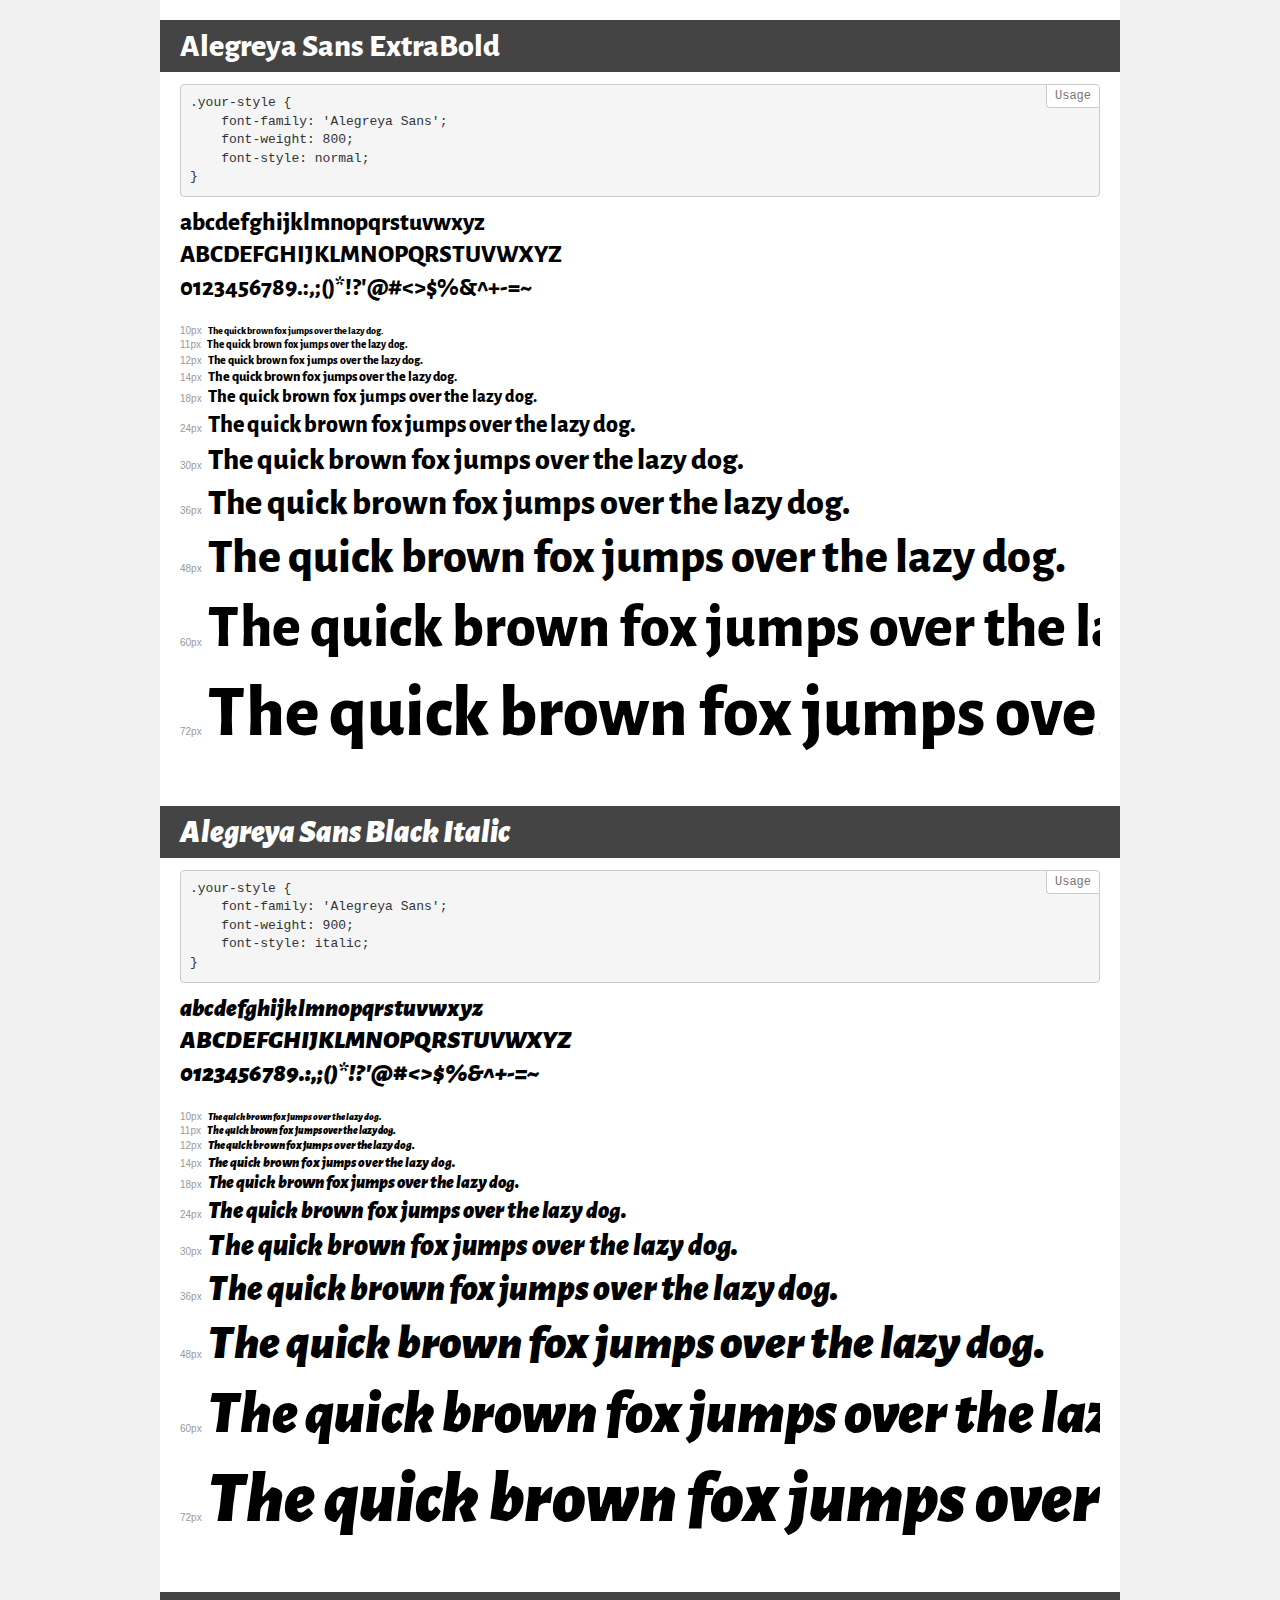
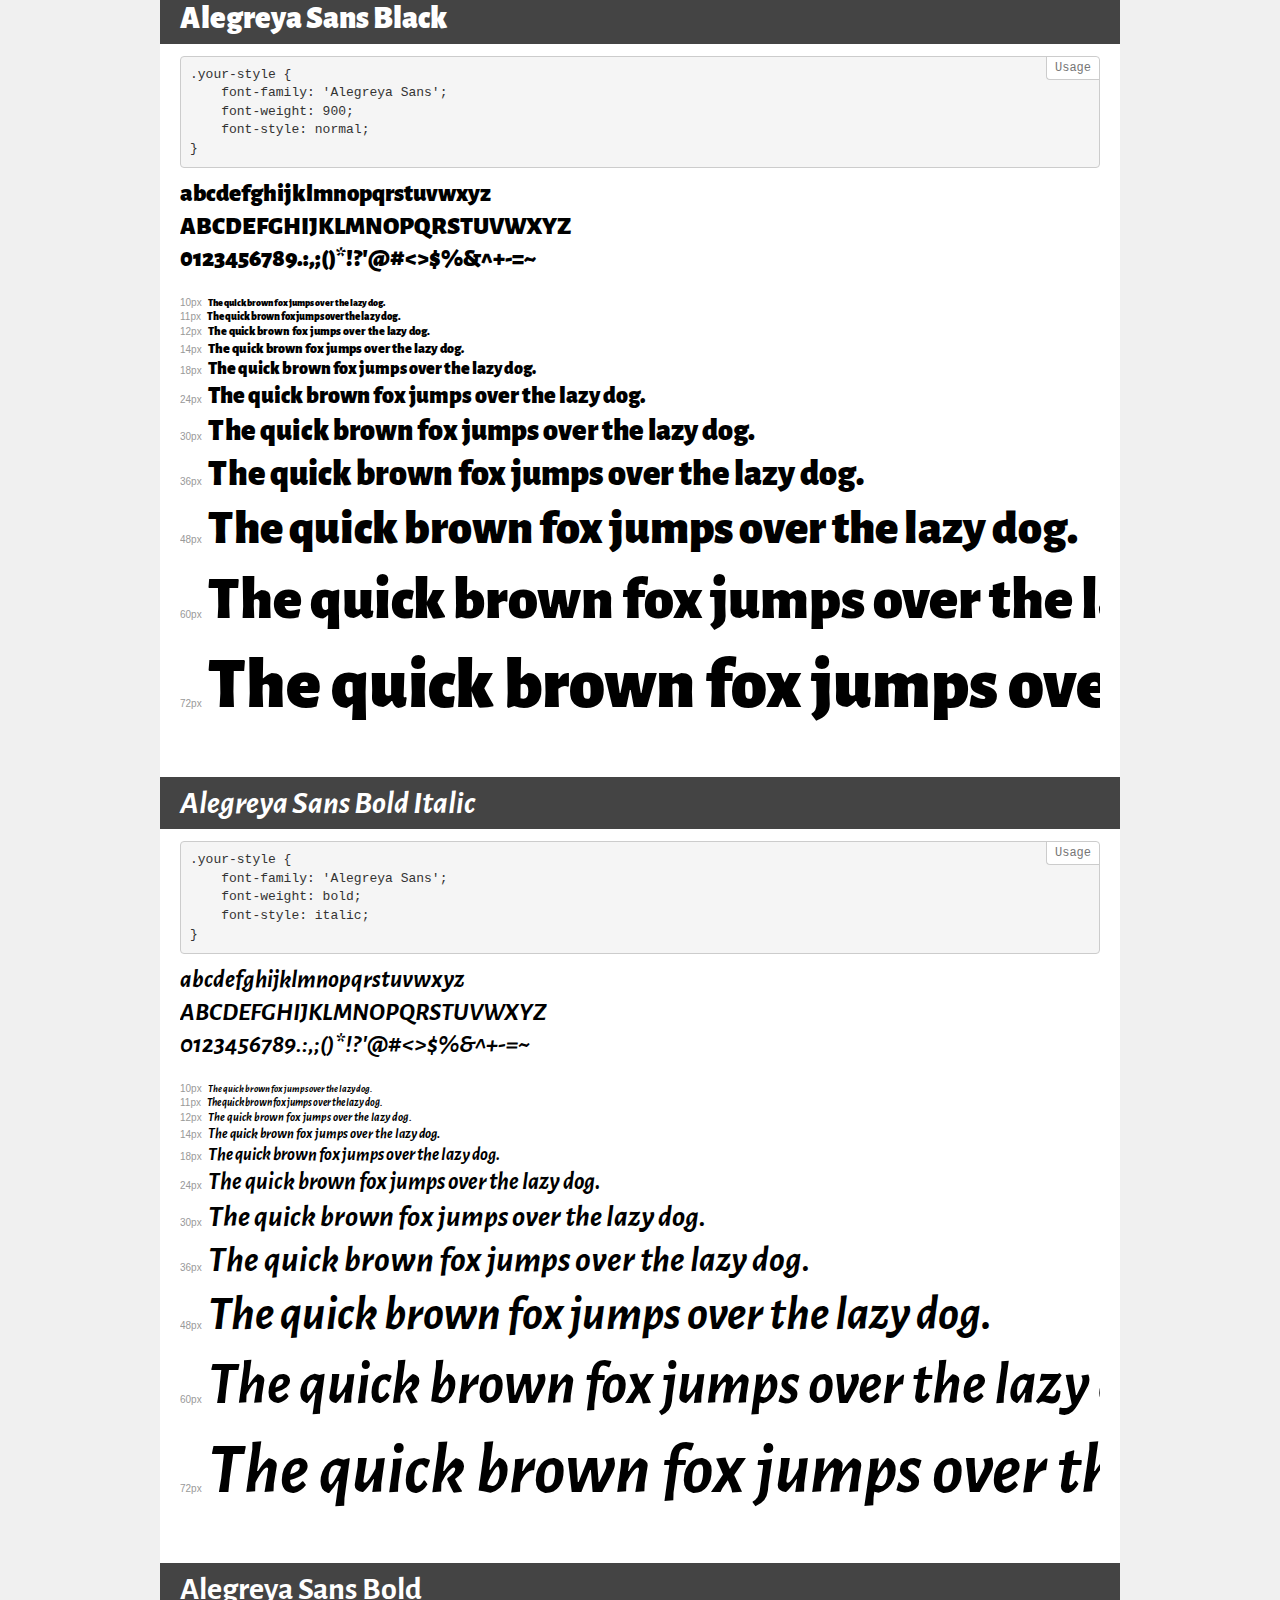
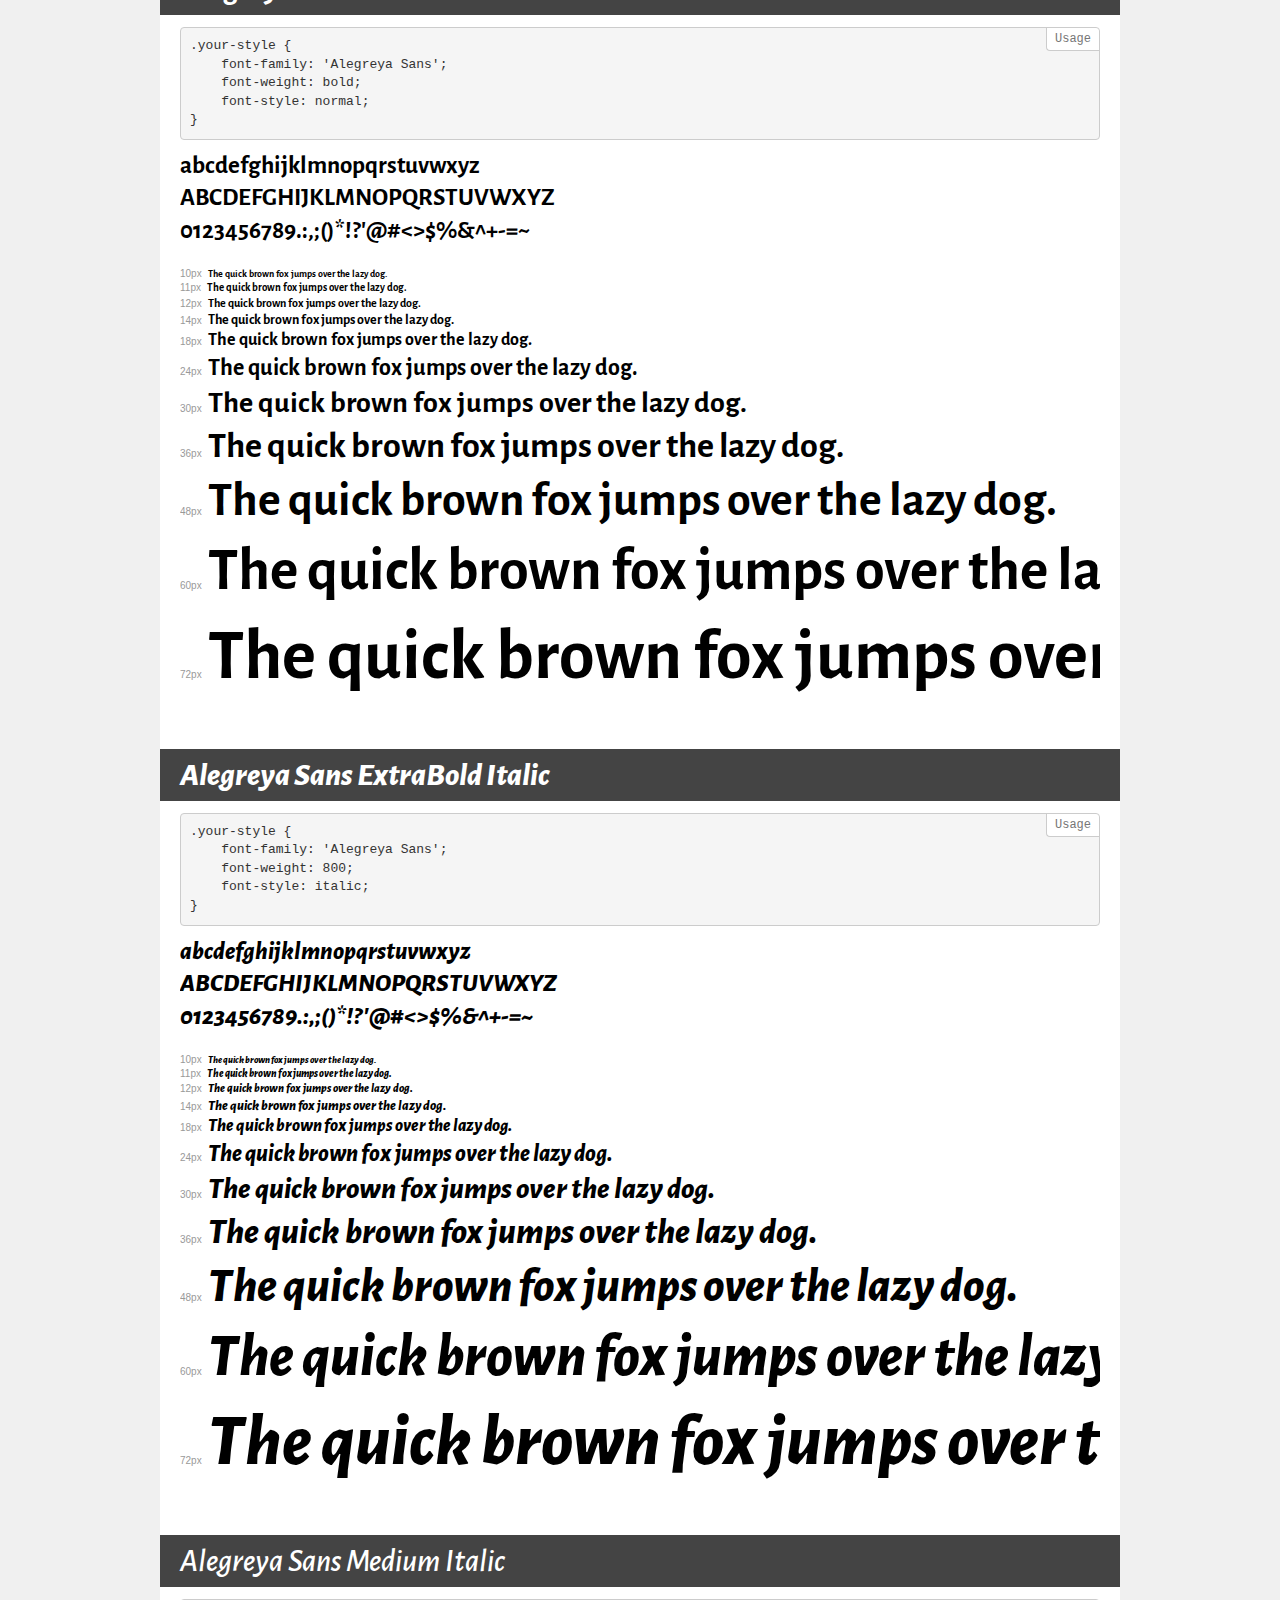
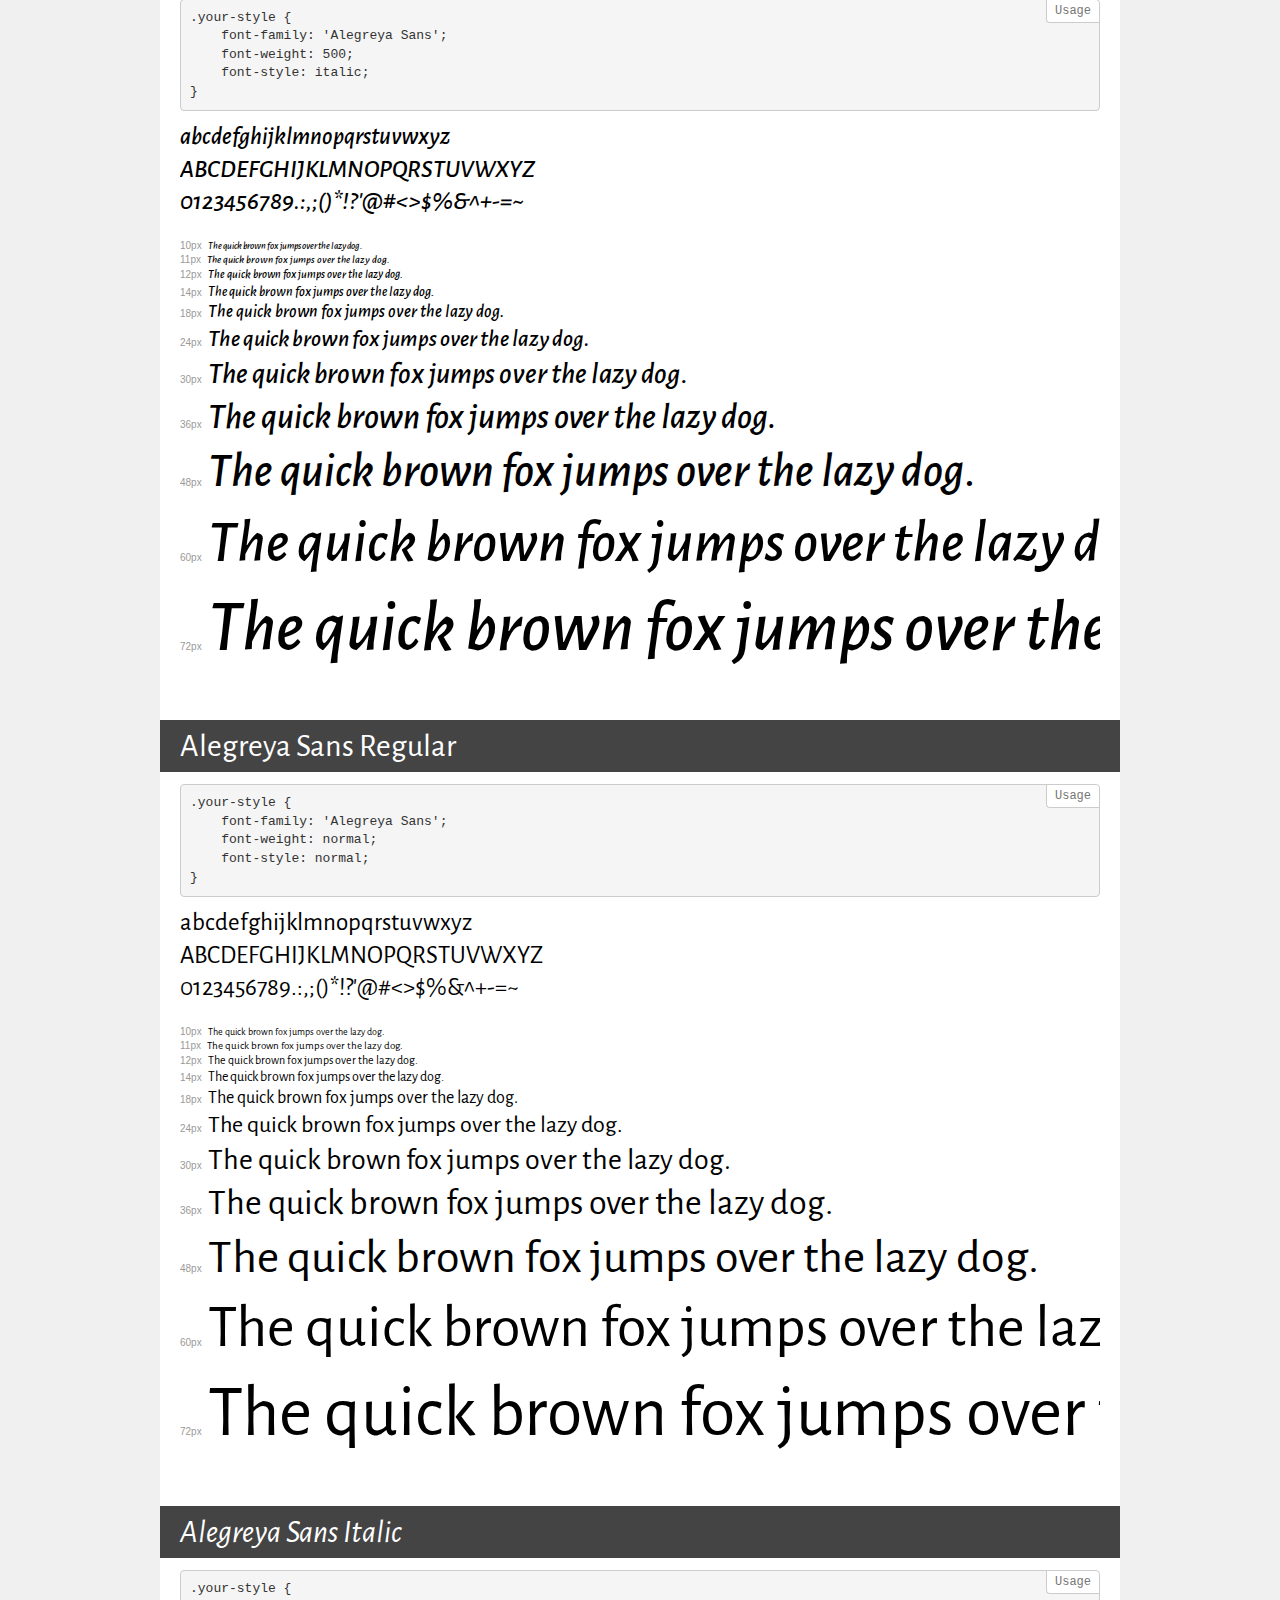
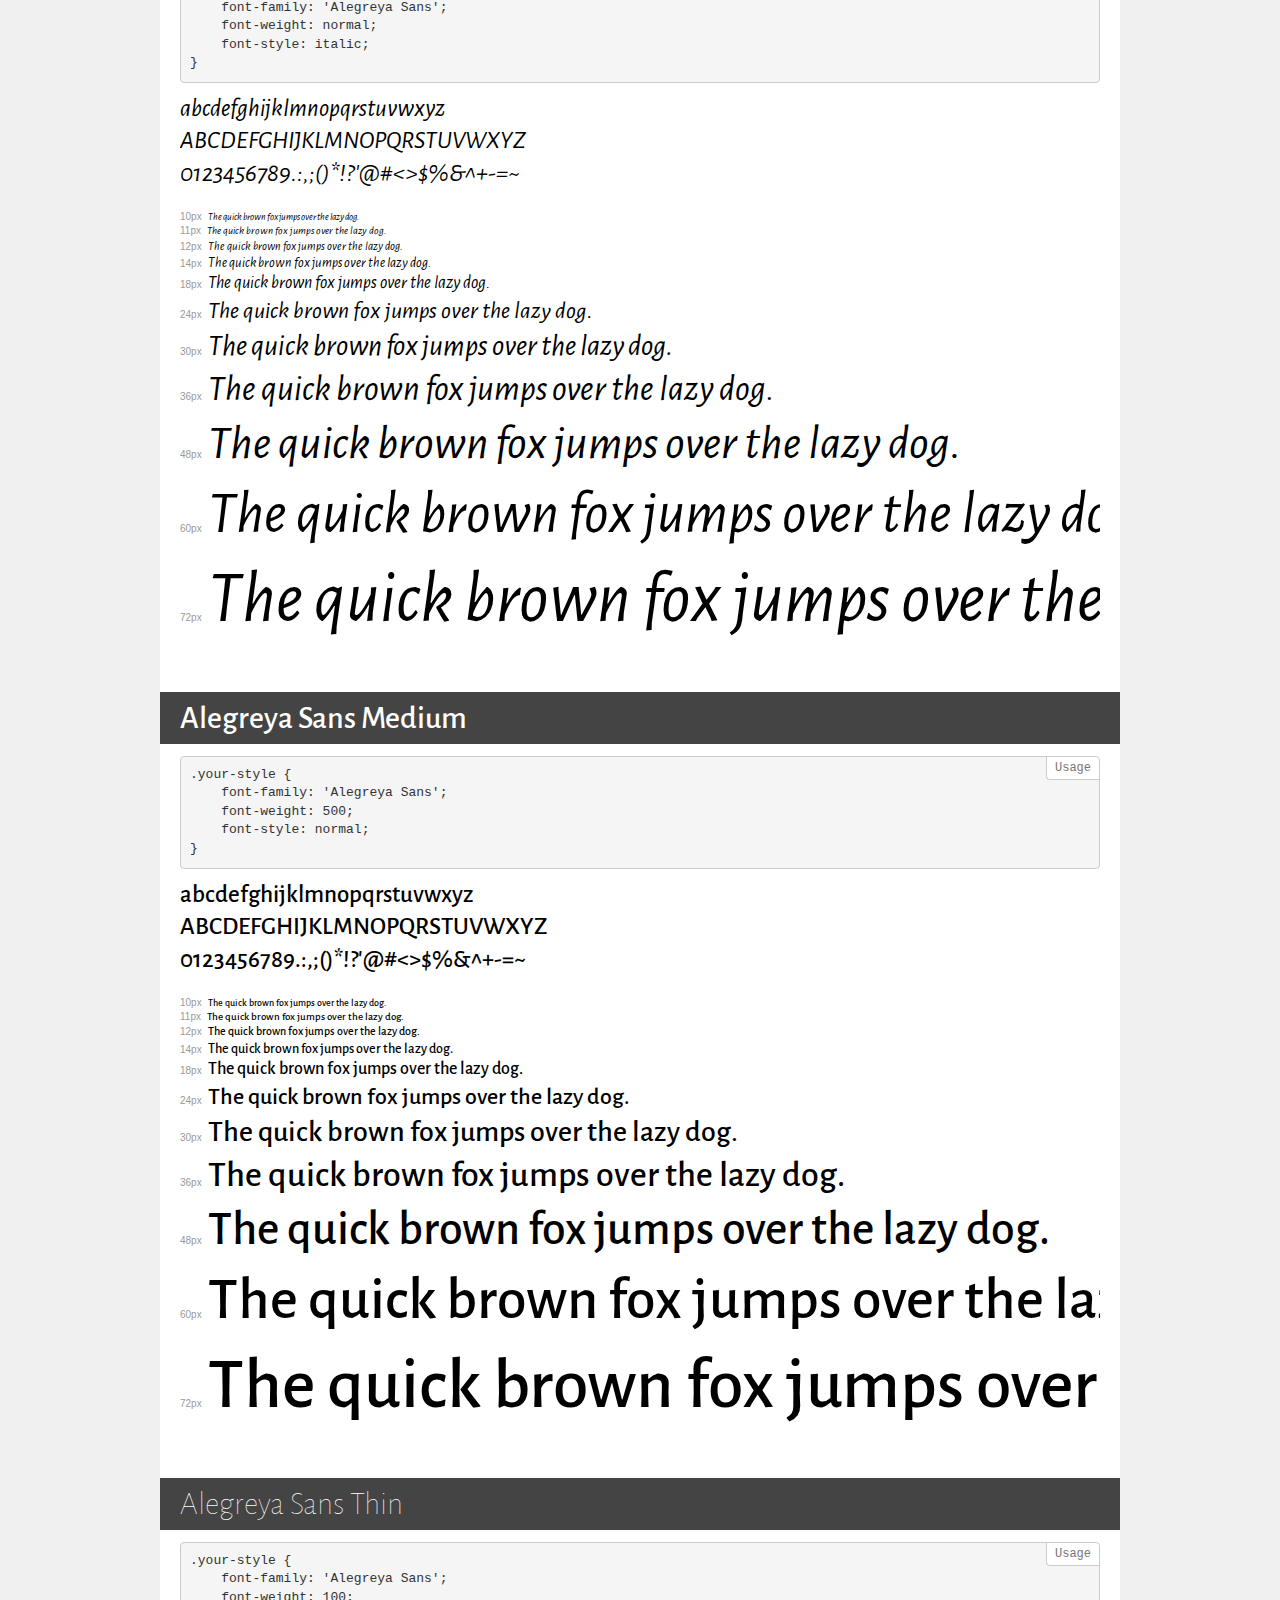
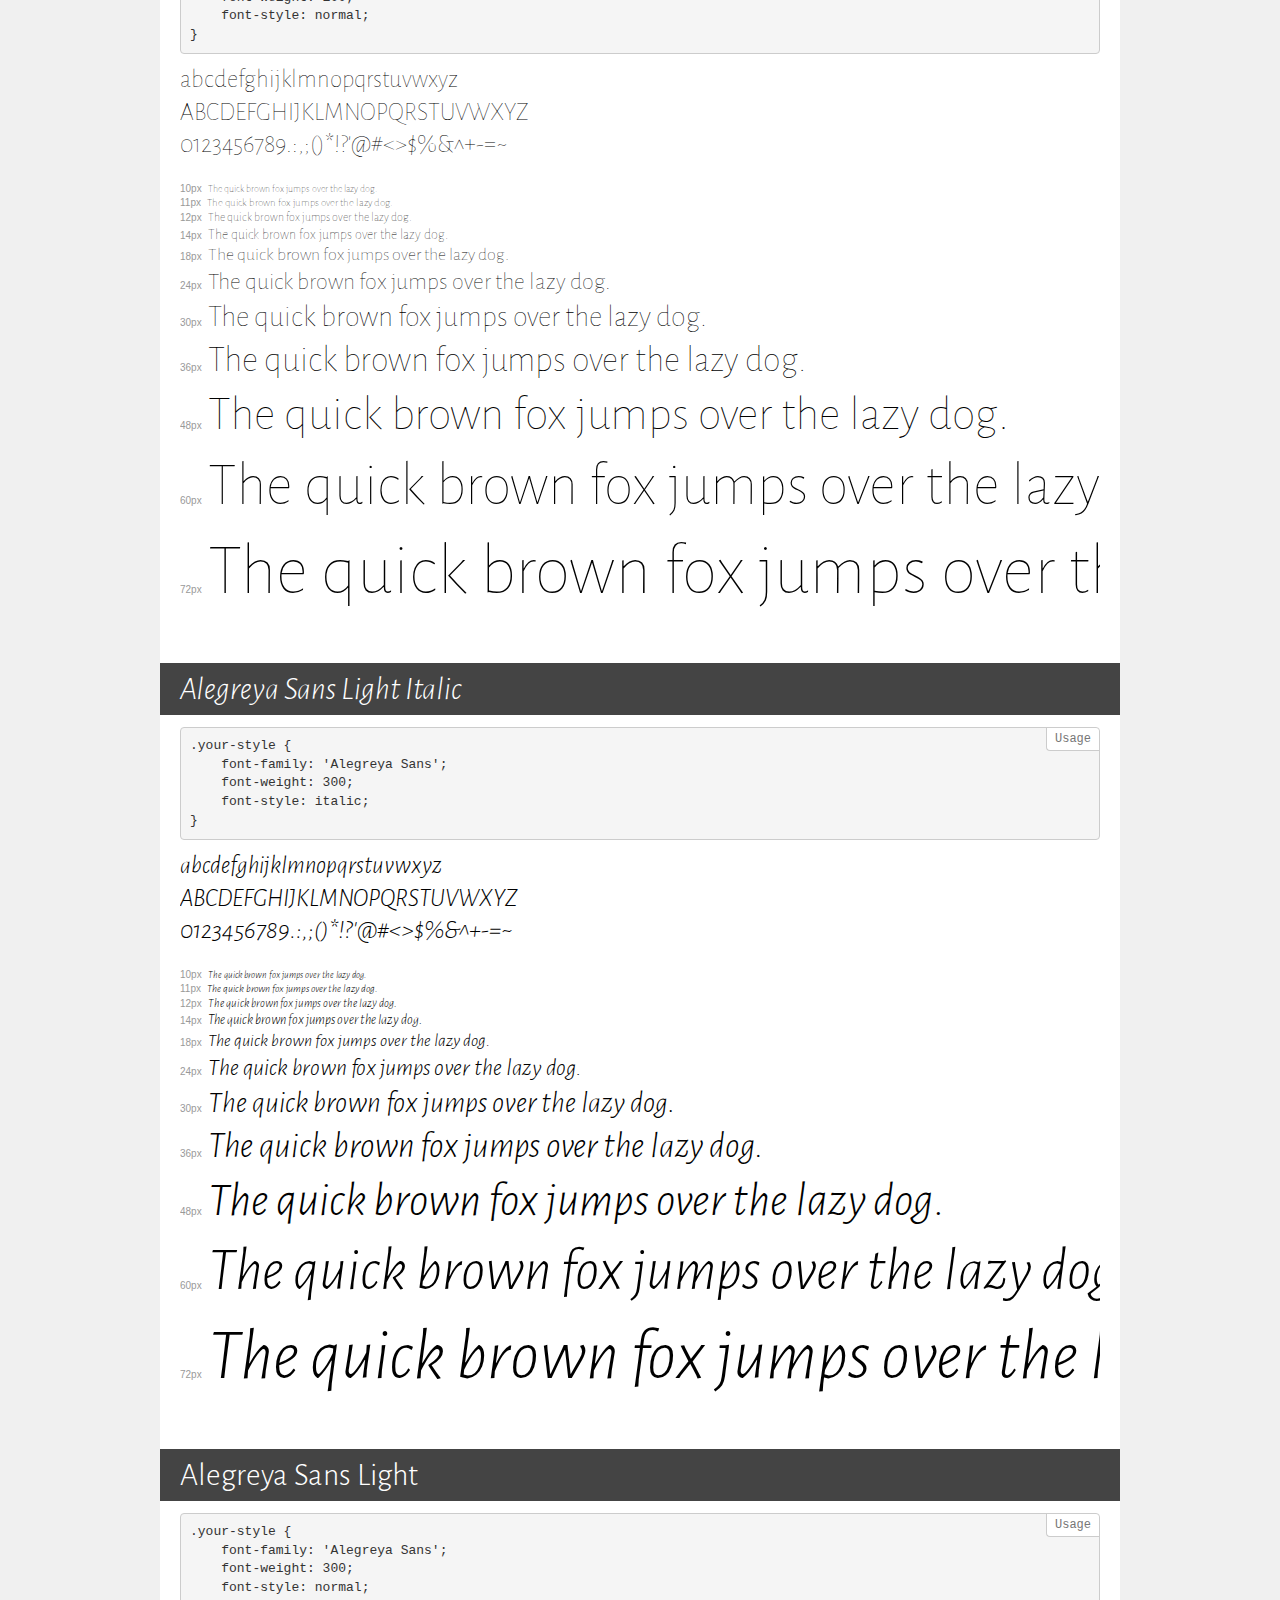
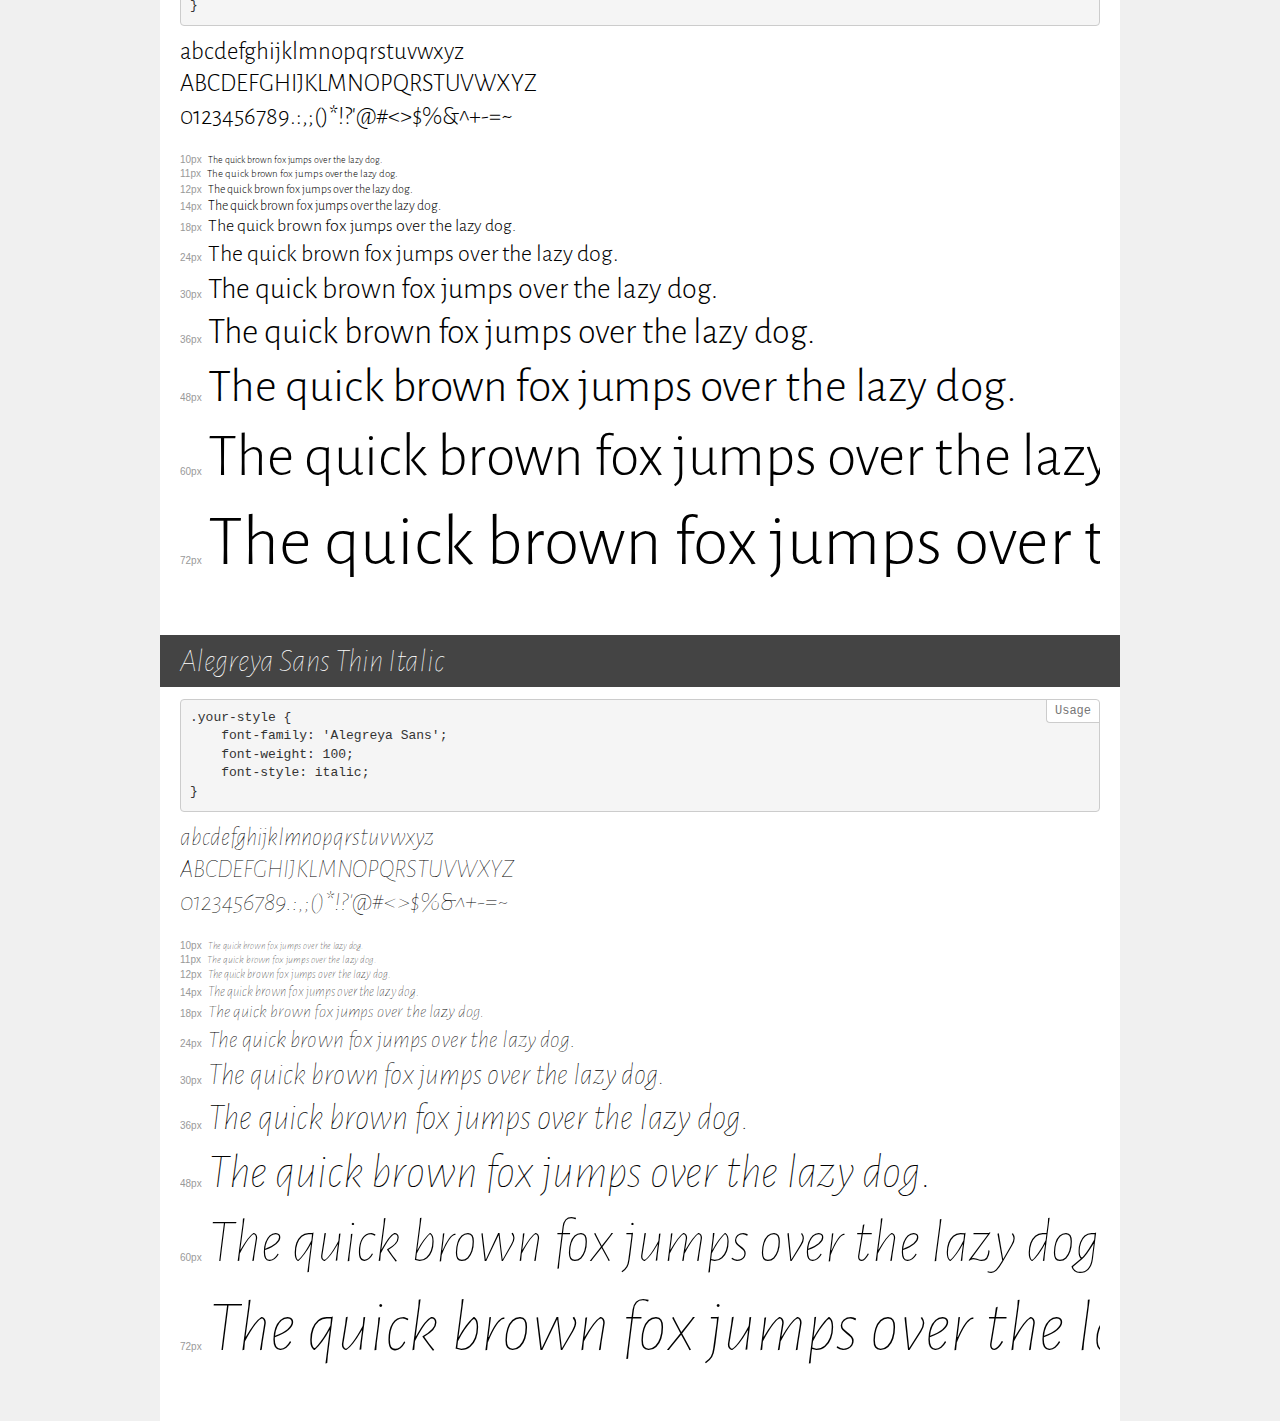
<file: fonts/demo.html>
<!DOCTYPE html>
<html lang="en">
<head>
    <meta charset="utf-8">
    <meta http-equiv="X-UA-Compatible" content="IE=edge">
    <meta name="viewport" content="width=device-width, initial-scale=1">
    <meta name="robots" content="noindex, noarchive">
    <meta name="format-detection" content="telephone=no">
    <title>Transfonter demo</title>
    <link href="stylesheet.css" rel="stylesheet">
    <style>
        /*
        http://meyerweb.com/eric/tools/css/reset/
        v2.0 | 20110126
        License: none (public domain)
        */
        html, body, div, span, applet, object, iframe,
        h1, h2, h3, h4, h5, h6, p, blockquote, pre,
        a, abbr, acronym, address, big, cite, code,
        del, dfn, em, img, ins, kbd, q, s, samp,
        small, strike, strong, sub, sup, tt, var,
        b, u, i, center,
        dl, dt, dd, ol, ul, li,
        fieldset, form, label, legend,
        table, caption, tbody, tfoot, thead, tr, th, td,
        article, aside, canvas, details, embed,
        figure, figcaption, footer, header, hgroup,
        menu, nav, output, ruby, section, summary,
        time, mark, audio, video {
            margin: 0;
            padding: 0;
            border: 0;
            font-size: 100%;
            font: inherit;
            vertical-align: baseline;
        }
        /* HTML5 display-role reset for older browsers */
        article, aside, details, figcaption, figure,
        footer, header, hgroup, menu, nav, section {
            display: block;
        }
        body {
            line-height: 1;
        }
        ol, ul {
            list-style: none;
        }
        blockquote, q {
            quotes: none;
        }
        blockquote:before, blockquote:after,
        q:before, q:after {
            content: '';
            content: none;
        }
        table {
            border-collapse: collapse;
            border-spacing: 0;
        }
        /* demo styles */
        body {
            background: #f0f0f0;
            color: #000;
        }
        .page {
            background: #fff;
            width: 920px;
            margin: 0 auto;
            padding: 20px 20px 0 20px;
            overflow: hidden;
        }
        .font-container {
            overflow-x: auto;
            overflow-y: hidden;
            margin-bottom: 40px;
            line-height: 1.3;
            white-space: nowrap;
            padding-bottom: 5px;
        }
        h1 {
            position: relative;
            background: #444;
            font-size: 32px;
            color: #fff;
            padding: 10px 20px;
            margin: 0 -20px 12px -20px;
        }
        .letters {
            font-size: 25px;
            margin-bottom: 20px;
        }
        .s10:before {
            content: '10px';
        }
        .s11:before {
            content: '11px';
        }
        .s12:before {
            content: '12px';
        }
        .s14:before {
            content: '14px';
        }
        .s18:before {
            content: '18px';
        }
        .s24:before {
            content: '24px';
        }
        .s30:before {
            content: '30px';
        }
        .s36:before {
            content: '36px';
        }
        .s48:before {
            content: '48px';
        }
        .s60:before {
            content: '60px';
        }
        .s72:before {
            content: '72px';
        }
        .s10:before, .s11:before, .s12:before, .s14:before,
        .s18:before, .s24:before, .s30:before, .s36:before,
        .s48:before, .s60:before, .s72:before {
            font-family: Arial, sans-serif;
            font-size: 10px;
            font-weight: normal;
            font-style: normal;
            color: #999;
            padding-right: 6px;
        }
        pre {
            display: block;
            position: relative;
            padding: 9px;
            margin: 0 0 10px;
            font-family: Monaco, Menlo, Consolas, "Courier New", monospace;
            font-size: 13px;
            line-height: 1.428571429;
            color: #333;
            font-weight: normal;
            font-style: normal;
            background-color: #f5f5f5;
            border: 1px solid #ccc;
            overflow-x: auto;
            border-radius: 4px;
        }
        pre:after {
            display: block;
            position: absolute;
            right: 0;
            top: 0;
            content: 'Usage';
            line-height: 1;
            padding: 5px 8px;
            font-size: 12px;
            color: #767676;
            background-color: #fff;
            border: 1px solid #ccc;
            border-right: none;
            border-top: none;
            border-radius: 0 4px 0 4px;
            z-index: 10;
        }
        /* responsive */
        @media (max-width: 959px) {
            .page {
                width: auto;
                margin: 0;
            }
        }
    </style>
</head>
<body>
<div class="page">
    <div class="demo">
        <h1 style="font-family: 'Alegreya Sans'; font-weight: 800; font-style: normal;">Alegreya Sans ExtraBold</h1>
        <pre>.your-style {
    font-family: 'Alegreya Sans';
    font-weight: 800;
    font-style: normal;
}</pre>
        <div class="font-container" style="font-family: 'Alegreya Sans'; font-weight: 800; font-style: normal;">
            <p class="letters">
                abcdefghijklmnopqrstuvwxyz<br>
ABCDEFGHIJKLMNOPQRSTUVWXYZ<br>
                0123456789.:,;()*!?'@#<>$%&^+-=~
            </p>
            <p class="s10" style="font-size: 10px;">The quick brown fox jumps over the lazy dog.</p>
            <p class="s11" style="font-size: 11px;">The quick brown fox jumps over the lazy dog.</p>
            <p class="s12" style="font-size: 12px;">The quick brown fox jumps over the lazy dog.</p>
            <p class="s14" style="font-size: 14px;">The quick brown fox jumps over the lazy dog.</p>
            <p class="s18" style="font-size: 18px;">The quick brown fox jumps over the lazy dog.</p>
            <p class="s24" style="font-size: 24px;">The quick brown fox jumps over the lazy dog.</p>
            <p class="s30" style="font-size: 30px;">The quick brown fox jumps over the lazy dog.</p>
            <p class="s36" style="font-size: 36px;">The quick brown fox jumps over the lazy dog.</p>
            <p class="s48" style="font-size: 48px;">The quick brown fox jumps over the lazy dog.</p>
            <p class="s60" style="font-size: 60px;">The quick brown fox jumps over the lazy dog.</p>
            <p class="s72" style="font-size: 72px;">The quick brown fox jumps over the lazy dog.</p>
        </div>
    </div>
    <div class="demo">
        <h1 style="font-family: 'Alegreya Sans'; font-weight: 900; font-style: italic;">Alegreya Sans Black Italic</h1>
        <pre>.your-style {
    font-family: 'Alegreya Sans';
    font-weight: 900;
    font-style: italic;
}</pre>
        <div class="font-container" style="font-family: 'Alegreya Sans'; font-weight: 900; font-style: italic;">
            <p class="letters">
                abcdefghijklmnopqrstuvwxyz<br>
ABCDEFGHIJKLMNOPQRSTUVWXYZ<br>
                0123456789.:,;()*!?'@#<>$%&^+-=~
            </p>
            <p class="s10" style="font-size: 10px;">The quick brown fox jumps over the lazy dog.</p>
            <p class="s11" style="font-size: 11px;">The quick brown fox jumps over the lazy dog.</p>
            <p class="s12" style="font-size: 12px;">The quick brown fox jumps over the lazy dog.</p>
            <p class="s14" style="font-size: 14px;">The quick brown fox jumps over the lazy dog.</p>
            <p class="s18" style="font-size: 18px;">The quick brown fox jumps over the lazy dog.</p>
            <p class="s24" style="font-size: 24px;">The quick brown fox jumps over the lazy dog.</p>
            <p class="s30" style="font-size: 30px;">The quick brown fox jumps over the lazy dog.</p>
            <p class="s36" style="font-size: 36px;">The quick brown fox jumps over the lazy dog.</p>
            <p class="s48" style="font-size: 48px;">The quick brown fox jumps over the lazy dog.</p>
            <p class="s60" style="font-size: 60px;">The quick brown fox jumps over the lazy dog.</p>
            <p class="s72" style="font-size: 72px;">The quick brown fox jumps over the lazy dog.</p>
        </div>
    </div>
    <div class="demo">
        <h1 style="font-family: 'Alegreya Sans'; font-weight: 900; font-style: normal;">Alegreya Sans Black</h1>
        <pre>.your-style {
    font-family: 'Alegreya Sans';
    font-weight: 900;
    font-style: normal;
}</pre>
        <div class="font-container" style="font-family: 'Alegreya Sans'; font-weight: 900; font-style: normal;">
            <p class="letters">
                abcdefghijklmnopqrstuvwxyz<br>
ABCDEFGHIJKLMNOPQRSTUVWXYZ<br>
                0123456789.:,;()*!?'@#<>$%&^+-=~
            </p>
            <p class="s10" style="font-size: 10px;">The quick brown fox jumps over the lazy dog.</p>
            <p class="s11" style="font-size: 11px;">The quick brown fox jumps over the lazy dog.</p>
            <p class="s12" style="font-size: 12px;">The quick brown fox jumps over the lazy dog.</p>
            <p class="s14" style="font-size: 14px;">The quick brown fox jumps over the lazy dog.</p>
            <p class="s18" style="font-size: 18px;">The quick brown fox jumps over the lazy dog.</p>
            <p class="s24" style="font-size: 24px;">The quick brown fox jumps over the lazy dog.</p>
            <p class="s30" style="font-size: 30px;">The quick brown fox jumps over the lazy dog.</p>
            <p class="s36" style="font-size: 36px;">The quick brown fox jumps over the lazy dog.</p>
            <p class="s48" style="font-size: 48px;">The quick brown fox jumps over the lazy dog.</p>
            <p class="s60" style="font-size: 60px;">The quick brown fox jumps over the lazy dog.</p>
            <p class="s72" style="font-size: 72px;">The quick brown fox jumps over the lazy dog.</p>
        </div>
    </div>
    <div class="demo">
        <h1 style="font-family: 'Alegreya Sans'; font-weight: bold; font-style: italic;">Alegreya Sans Bold Italic</h1>
        <pre>.your-style {
    font-family: 'Alegreya Sans';
    font-weight: bold;
    font-style: italic;
}</pre>
        <div class="font-container" style="font-family: 'Alegreya Sans'; font-weight: bold; font-style: italic;">
            <p class="letters">
                abcdefghijklmnopqrstuvwxyz<br>
ABCDEFGHIJKLMNOPQRSTUVWXYZ<br>
                0123456789.:,;()*!?'@#<>$%&^+-=~
            </p>
            <p class="s10" style="font-size: 10px;">The quick brown fox jumps over the lazy dog.</p>
            <p class="s11" style="font-size: 11px;">The quick brown fox jumps over the lazy dog.</p>
            <p class="s12" style="font-size: 12px;">The quick brown fox jumps over the lazy dog.</p>
            <p class="s14" style="font-size: 14px;">The quick brown fox jumps over the lazy dog.</p>
            <p class="s18" style="font-size: 18px;">The quick brown fox jumps over the lazy dog.</p>
            <p class="s24" style="font-size: 24px;">The quick brown fox jumps over the lazy dog.</p>
            <p class="s30" style="font-size: 30px;">The quick brown fox jumps over the lazy dog.</p>
            <p class="s36" style="font-size: 36px;">The quick brown fox jumps over the lazy dog.</p>
            <p class="s48" style="font-size: 48px;">The quick brown fox jumps over the lazy dog.</p>
            <p class="s60" style="font-size: 60px;">The quick brown fox jumps over the lazy dog.</p>
            <p class="s72" style="font-size: 72px;">The quick brown fox jumps over the lazy dog.</p>
        </div>
    </div>
    <div class="demo">
        <h1 style="font-family: 'Alegreya Sans'; font-weight: bold; font-style: normal;">Alegreya Sans Bold</h1>
        <pre>.your-style {
    font-family: 'Alegreya Sans';
    font-weight: bold;
    font-style: normal;
}</pre>
        <div class="font-container" style="font-family: 'Alegreya Sans'; font-weight: bold; font-style: normal;">
            <p class="letters">
                abcdefghijklmnopqrstuvwxyz<br>
ABCDEFGHIJKLMNOPQRSTUVWXYZ<br>
                0123456789.:,;()*!?'@#<>$%&^+-=~
            </p>
            <p class="s10" style="font-size: 10px;">The quick brown fox jumps over the lazy dog.</p>
            <p class="s11" style="font-size: 11px;">The quick brown fox jumps over the lazy dog.</p>
            <p class="s12" style="font-size: 12px;">The quick brown fox jumps over the lazy dog.</p>
            <p class="s14" style="font-size: 14px;">The quick brown fox jumps over the lazy dog.</p>
            <p class="s18" style="font-size: 18px;">The quick brown fox jumps over the lazy dog.</p>
            <p class="s24" style="font-size: 24px;">The quick brown fox jumps over the lazy dog.</p>
            <p class="s30" style="font-size: 30px;">The quick brown fox jumps over the lazy dog.</p>
            <p class="s36" style="font-size: 36px;">The quick brown fox jumps over the lazy dog.</p>
            <p class="s48" style="font-size: 48px;">The quick brown fox jumps over the lazy dog.</p>
            <p class="s60" style="font-size: 60px;">The quick brown fox jumps over the lazy dog.</p>
            <p class="s72" style="font-size: 72px;">The quick brown fox jumps over the lazy dog.</p>
        </div>
    </div>
    <div class="demo">
        <h1 style="font-family: 'Alegreya Sans'; font-weight: 800; font-style: italic;">Alegreya Sans ExtraBold Italic</h1>
        <pre>.your-style {
    font-family: 'Alegreya Sans';
    font-weight: 800;
    font-style: italic;
}</pre>
        <div class="font-container" style="font-family: 'Alegreya Sans'; font-weight: 800; font-style: italic;">
            <p class="letters">
                abcdefghijklmnopqrstuvwxyz<br>
ABCDEFGHIJKLMNOPQRSTUVWXYZ<br>
                0123456789.:,;()*!?'@#<>$%&^+-=~
            </p>
            <p class="s10" style="font-size: 10px;">The quick brown fox jumps over the lazy dog.</p>
            <p class="s11" style="font-size: 11px;">The quick brown fox jumps over the lazy dog.</p>
            <p class="s12" style="font-size: 12px;">The quick brown fox jumps over the lazy dog.</p>
            <p class="s14" style="font-size: 14px;">The quick brown fox jumps over the lazy dog.</p>
            <p class="s18" style="font-size: 18px;">The quick brown fox jumps over the lazy dog.</p>
            <p class="s24" style="font-size: 24px;">The quick brown fox jumps over the lazy dog.</p>
            <p class="s30" style="font-size: 30px;">The quick brown fox jumps over the lazy dog.</p>
            <p class="s36" style="font-size: 36px;">The quick brown fox jumps over the lazy dog.</p>
            <p class="s48" style="font-size: 48px;">The quick brown fox jumps over the lazy dog.</p>
            <p class="s60" style="font-size: 60px;">The quick brown fox jumps over the lazy dog.</p>
            <p class="s72" style="font-size: 72px;">The quick brown fox jumps over the lazy dog.</p>
        </div>
    </div>
    <div class="demo">
        <h1 style="font-family: 'Alegreya Sans'; font-weight: 500; font-style: italic;">Alegreya Sans Medium Italic</h1>
        <pre>.your-style {
    font-family: 'Alegreya Sans';
    font-weight: 500;
    font-style: italic;
}</pre>
        <div class="font-container" style="font-family: 'Alegreya Sans'; font-weight: 500; font-style: italic;">
            <p class="letters">
                abcdefghijklmnopqrstuvwxyz<br>
ABCDEFGHIJKLMNOPQRSTUVWXYZ<br>
                0123456789.:,;()*!?'@#<>$%&^+-=~
            </p>
            <p class="s10" style="font-size: 10px;">The quick brown fox jumps over the lazy dog.</p>
            <p class="s11" style="font-size: 11px;">The quick brown fox jumps over the lazy dog.</p>
            <p class="s12" style="font-size: 12px;">The quick brown fox jumps over the lazy dog.</p>
            <p class="s14" style="font-size: 14px;">The quick brown fox jumps over the lazy dog.</p>
            <p class="s18" style="font-size: 18px;">The quick brown fox jumps over the lazy dog.</p>
            <p class="s24" style="font-size: 24px;">The quick brown fox jumps over the lazy dog.</p>
            <p class="s30" style="font-size: 30px;">The quick brown fox jumps over the lazy dog.</p>
            <p class="s36" style="font-size: 36px;">The quick brown fox jumps over the lazy dog.</p>
            <p class="s48" style="font-size: 48px;">The quick brown fox jumps over the lazy dog.</p>
            <p class="s60" style="font-size: 60px;">The quick brown fox jumps over the lazy dog.</p>
            <p class="s72" style="font-size: 72px;">The quick brown fox jumps over the lazy dog.</p>
        </div>
    </div>
    <div class="demo">
        <h1 style="font-family: 'Alegreya Sans'; font-weight: normal; font-style: normal;">Alegreya Sans Regular</h1>
        <pre>.your-style {
    font-family: 'Alegreya Sans';
    font-weight: normal;
    font-style: normal;
}</pre>
        <div class="font-container" style="font-family: 'Alegreya Sans'; font-weight: normal; font-style: normal;">
            <p class="letters">
                abcdefghijklmnopqrstuvwxyz<br>
ABCDEFGHIJKLMNOPQRSTUVWXYZ<br>
                0123456789.:,;()*!?'@#<>$%&^+-=~
            </p>
            <p class="s10" style="font-size: 10px;">The quick brown fox jumps over the lazy dog.</p>
            <p class="s11" style="font-size: 11px;">The quick brown fox jumps over the lazy dog.</p>
            <p class="s12" style="font-size: 12px;">The quick brown fox jumps over the lazy dog.</p>
            <p class="s14" style="font-size: 14px;">The quick brown fox jumps over the lazy dog.</p>
            <p class="s18" style="font-size: 18px;">The quick brown fox jumps over the lazy dog.</p>
            <p class="s24" style="font-size: 24px;">The quick brown fox jumps over the lazy dog.</p>
            <p class="s30" style="font-size: 30px;">The quick brown fox jumps over the lazy dog.</p>
            <p class="s36" style="font-size: 36px;">The quick brown fox jumps over the lazy dog.</p>
            <p class="s48" style="font-size: 48px;">The quick brown fox jumps over the lazy dog.</p>
            <p class="s60" style="font-size: 60px;">The quick brown fox jumps over the lazy dog.</p>
            <p class="s72" style="font-size: 72px;">The quick brown fox jumps over the lazy dog.</p>
        </div>
    </div>
    <div class="demo">
        <h1 style="font-family: 'Alegreya Sans'; font-weight: normal; font-style: italic;">Alegreya Sans Italic</h1>
        <pre>.your-style {
    font-family: 'Alegreya Sans';
    font-weight: normal;
    font-style: italic;
}</pre>
        <div class="font-container" style="font-family: 'Alegreya Sans'; font-weight: normal; font-style: italic;">
            <p class="letters">
                abcdefghijklmnopqrstuvwxyz<br>
ABCDEFGHIJKLMNOPQRSTUVWXYZ<br>
                0123456789.:,;()*!?'@#<>$%&^+-=~
            </p>
            <p class="s10" style="font-size: 10px;">The quick brown fox jumps over the lazy dog.</p>
            <p class="s11" style="font-size: 11px;">The quick brown fox jumps over the lazy dog.</p>
            <p class="s12" style="font-size: 12px;">The quick brown fox jumps over the lazy dog.</p>
            <p class="s14" style="font-size: 14px;">The quick brown fox jumps over the lazy dog.</p>
            <p class="s18" style="font-size: 18px;">The quick brown fox jumps over the lazy dog.</p>
            <p class="s24" style="font-size: 24px;">The quick brown fox jumps over the lazy dog.</p>
            <p class="s30" style="font-size: 30px;">The quick brown fox jumps over the lazy dog.</p>
            <p class="s36" style="font-size: 36px;">The quick brown fox jumps over the lazy dog.</p>
            <p class="s48" style="font-size: 48px;">The quick brown fox jumps over the lazy dog.</p>
            <p class="s60" style="font-size: 60px;">The quick brown fox jumps over the lazy dog.</p>
            <p class="s72" style="font-size: 72px;">The quick brown fox jumps over the lazy dog.</p>
        </div>
    </div>
    <div class="demo">
        <h1 style="font-family: 'Alegreya Sans'; font-weight: 500; font-style: normal;">Alegreya Sans Medium</h1>
        <pre>.your-style {
    font-family: 'Alegreya Sans';
    font-weight: 500;
    font-style: normal;
}</pre>
        <div class="font-container" style="font-family: 'Alegreya Sans'; font-weight: 500; font-style: normal;">
            <p class="letters">
                abcdefghijklmnopqrstuvwxyz<br>
ABCDEFGHIJKLMNOPQRSTUVWXYZ<br>
                0123456789.:,;()*!?'@#<>$%&^+-=~
            </p>
            <p class="s10" style="font-size: 10px;">The quick brown fox jumps over the lazy dog.</p>
            <p class="s11" style="font-size: 11px;">The quick brown fox jumps over the lazy dog.</p>
            <p class="s12" style="font-size: 12px;">The quick brown fox jumps over the lazy dog.</p>
            <p class="s14" style="font-size: 14px;">The quick brown fox jumps over the lazy dog.</p>
            <p class="s18" style="font-size: 18px;">The quick brown fox jumps over the lazy dog.</p>
            <p class="s24" style="font-size: 24px;">The quick brown fox jumps over the lazy dog.</p>
            <p class="s30" style="font-size: 30px;">The quick brown fox jumps over the lazy dog.</p>
            <p class="s36" style="font-size: 36px;">The quick brown fox jumps over the lazy dog.</p>
            <p class="s48" style="font-size: 48px;">The quick brown fox jumps over the lazy dog.</p>
            <p class="s60" style="font-size: 60px;">The quick brown fox jumps over the lazy dog.</p>
            <p class="s72" style="font-size: 72px;">The quick brown fox jumps over the lazy dog.</p>
        </div>
    </div>
    <div class="demo">
        <h1 style="font-family: 'Alegreya Sans'; font-weight: 100; font-style: normal;">Alegreya Sans Thin</h1>
        <pre>.your-style {
    font-family: 'Alegreya Sans';
    font-weight: 100;
    font-style: normal;
}</pre>
        <div class="font-container" style="font-family: 'Alegreya Sans'; font-weight: 100; font-style: normal;">
            <p class="letters">
                abcdefghijklmnopqrstuvwxyz<br>
ABCDEFGHIJKLMNOPQRSTUVWXYZ<br>
                0123456789.:,;()*!?'@#<>$%&^+-=~
            </p>
            <p class="s10" style="font-size: 10px;">The quick brown fox jumps over the lazy dog.</p>
            <p class="s11" style="font-size: 11px;">The quick brown fox jumps over the lazy dog.</p>
            <p class="s12" style="font-size: 12px;">The quick brown fox jumps over the lazy dog.</p>
            <p class="s14" style="font-size: 14px;">The quick brown fox jumps over the lazy dog.</p>
            <p class="s18" style="font-size: 18px;">The quick brown fox jumps over the lazy dog.</p>
            <p class="s24" style="font-size: 24px;">The quick brown fox jumps over the lazy dog.</p>
            <p class="s30" style="font-size: 30px;">The quick brown fox jumps over the lazy dog.</p>
            <p class="s36" style="font-size: 36px;">The quick brown fox jumps over the lazy dog.</p>
            <p class="s48" style="font-size: 48px;">The quick brown fox jumps over the lazy dog.</p>
            <p class="s60" style="font-size: 60px;">The quick brown fox jumps over the lazy dog.</p>
            <p class="s72" style="font-size: 72px;">The quick brown fox jumps over the lazy dog.</p>
        </div>
    </div>
    <div class="demo">
        <h1 style="font-family: 'Alegreya Sans'; font-weight: 300; font-style: italic;">Alegreya Sans Light Italic</h1>
        <pre>.your-style {
    font-family: 'Alegreya Sans';
    font-weight: 300;
    font-style: italic;
}</pre>
        <div class="font-container" style="font-family: 'Alegreya Sans'; font-weight: 300; font-style: italic;">
            <p class="letters">
                abcdefghijklmnopqrstuvwxyz<br>
ABCDEFGHIJKLMNOPQRSTUVWXYZ<br>
                0123456789.:,;()*!?'@#<>$%&^+-=~
            </p>
            <p class="s10" style="font-size: 10px;">The quick brown fox jumps over the lazy dog.</p>
            <p class="s11" style="font-size: 11px;">The quick brown fox jumps over the lazy dog.</p>
            <p class="s12" style="font-size: 12px;">The quick brown fox jumps over the lazy dog.</p>
            <p class="s14" style="font-size: 14px;">The quick brown fox jumps over the lazy dog.</p>
            <p class="s18" style="font-size: 18px;">The quick brown fox jumps over the lazy dog.</p>
            <p class="s24" style="font-size: 24px;">The quick brown fox jumps over the lazy dog.</p>
            <p class="s30" style="font-size: 30px;">The quick brown fox jumps over the lazy dog.</p>
            <p class="s36" style="font-size: 36px;">The quick brown fox jumps over the lazy dog.</p>
            <p class="s48" style="font-size: 48px;">The quick brown fox jumps over the lazy dog.</p>
            <p class="s60" style="font-size: 60px;">The quick brown fox jumps over the lazy dog.</p>
            <p class="s72" style="font-size: 72px;">The quick brown fox jumps over the lazy dog.</p>
        </div>
    </div>
    <div class="demo">
        <h1 style="font-family: 'Alegreya Sans'; font-weight: 300; font-style: normal;">Alegreya Sans Light</h1>
        <pre>.your-style {
    font-family: 'Alegreya Sans';
    font-weight: 300;
    font-style: normal;
}</pre>
        <div class="font-container" style="font-family: 'Alegreya Sans'; font-weight: 300; font-style: normal;">
            <p class="letters">
                abcdefghijklmnopqrstuvwxyz<br>
ABCDEFGHIJKLMNOPQRSTUVWXYZ<br>
                0123456789.:,;()*!?'@#<>$%&^+-=~
            </p>
            <p class="s10" style="font-size: 10px;">The quick brown fox jumps over the lazy dog.</p>
            <p class="s11" style="font-size: 11px;">The quick brown fox jumps over the lazy dog.</p>
            <p class="s12" style="font-size: 12px;">The quick brown fox jumps over the lazy dog.</p>
            <p class="s14" style="font-size: 14px;">The quick brown fox jumps over the lazy dog.</p>
            <p class="s18" style="font-size: 18px;">The quick brown fox jumps over the lazy dog.</p>
            <p class="s24" style="font-size: 24px;">The quick brown fox jumps over the lazy dog.</p>
            <p class="s30" style="font-size: 30px;">The quick brown fox jumps over the lazy dog.</p>
            <p class="s36" style="font-size: 36px;">The quick brown fox jumps over the lazy dog.</p>
            <p class="s48" style="font-size: 48px;">The quick brown fox jumps over the lazy dog.</p>
            <p class="s60" style="font-size: 60px;">The quick brown fox jumps over the lazy dog.</p>
            <p class="s72" style="font-size: 72px;">The quick brown fox jumps over the lazy dog.</p>
        </div>
    </div>
    <div class="demo">
        <h1 style="font-family: 'Alegreya Sans'; font-weight: 100; font-style: italic;">Alegreya Sans Thin Italic</h1>
        <pre>.your-style {
    font-family: 'Alegreya Sans';
    font-weight: 100;
    font-style: italic;
}</pre>
        <div class="font-container" style="font-family: 'Alegreya Sans'; font-weight: 100; font-style: italic;">
            <p class="letters">
                abcdefghijklmnopqrstuvwxyz<br>
ABCDEFGHIJKLMNOPQRSTUVWXYZ<br>
                0123456789.:,;()*!?'@#<>$%&^+-=~
            </p>
            <p class="s10" style="font-size: 10px;">The quick brown fox jumps over the lazy dog.</p>
            <p class="s11" style="font-size: 11px;">The quick brown fox jumps over the lazy dog.</p>
            <p class="s12" style="font-size: 12px;">The quick brown fox jumps over the lazy dog.</p>
            <p class="s14" style="font-size: 14px;">The quick brown fox jumps over the lazy dog.</p>
            <p class="s18" style="font-size: 18px;">The quick brown fox jumps over the lazy dog.</p>
            <p class="s24" style="font-size: 24px;">The quick brown fox jumps over the lazy dog.</p>
            <p class="s30" style="font-size: 30px;">The quick brown fox jumps over the lazy dog.</p>
            <p class="s36" style="font-size: 36px;">The quick brown fox jumps over the lazy dog.</p>
            <p class="s48" style="font-size: 48px;">The quick brown fox jumps over the lazy dog.</p>
            <p class="s60" style="font-size: 60px;">The quick brown fox jumps over the lazy dog.</p>
            <p class="s72" style="font-size: 72px;">The quick brown fox jumps over the lazy dog.</p>
        </div>
    </div>
</div>
</body>
</html>
</file>
<file: fonts/stylesheet.css>
@font-face {
    font-family: 'Alegreya Sans';
    src: url('AlegreyaSans-ExtraBold.woff2') format('woff2'),
        url('AlegreyaSans-ExtraBold.woff') format('woff');
    font-weight: 800;
    font-style: normal;
    font-display: swap;
}

@font-face {
    font-family: 'Alegreya Sans';
    src: url('AlegreyaSans-BlackItalic.woff2') format('woff2'),
        url('AlegreyaSans-BlackItalic.woff') format('woff');
    font-weight: 900;
    font-style: italic;
    font-display: swap;
}

@font-face {
    font-family: 'Alegreya Sans';
    src: url('AlegreyaSans-Black.woff2') format('woff2'),
        url('AlegreyaSans-Black.woff') format('woff');
    font-weight: 900;
    font-style: normal;
    font-display: swap;
}

@font-face {
    font-family: 'Alegreya Sans';
    src: url('AlegreyaSans-BoldItalic.woff2') format('woff2'),
        url('AlegreyaSans-BoldItalic.woff') format('woff');
    font-weight: bold;
    font-style: italic;
    font-display: swap;
}

@font-face {
    font-family: 'Alegreya Sans';
    src: url('AlegreyaSans-Bold.woff2') format('woff2'),
        url('AlegreyaSans-Bold.woff') format('woff');
    font-weight: bold;
    font-style: normal;
    font-display: swap;
}

@font-face {
    font-family: 'Alegreya Sans';
    src: url('AlegreyaSans-ExtraBoldItalic.woff2') format('woff2'),
        url('AlegreyaSans-ExtraBoldItalic.woff') format('woff');
    font-weight: 800;
    font-style: italic;
    font-display: swap;
}

@font-face {
    font-family: 'Alegreya Sans';
    src: url('AlegreyaSans-MediumItalic.woff2') format('woff2'),
        url('AlegreyaSans-MediumItalic.woff') format('woff');
    font-weight: 500;
    font-style: italic;
    font-display: swap;
}

@font-face {
    font-family: 'Alegreya Sans';
    src: url('AlegreyaSans-Regular.woff2') format('woff2'),
        url('AlegreyaSans-Regular.woff') format('woff');
    font-weight: normal;
    font-style: normal;
    font-display: swap;
}

@font-face {
    font-family: 'Alegreya Sans';
    src: url('AlegreyaSans-Italic.woff2') format('woff2'),
        url('AlegreyaSans-Italic.woff') format('woff');
    font-weight: normal;
    font-style: italic;
    font-display: swap;
}

@font-face {
    font-family: 'Alegreya Sans';
    src: url('AlegreyaSans-Medium.woff2') format('woff2'),
        url('AlegreyaSans-Medium.woff') format('woff');
    font-weight: 500;
    font-style: normal;
    font-display: swap;
}

@font-face {
    font-family: 'Alegreya Sans';
    src: url('AlegreyaSans-Thin.woff2') format('woff2'),
        url('AlegreyaSans-Thin.woff') format('woff');
    font-weight: 100;
    font-style: normal;
    font-display: swap;
}

@font-face {
    font-family: 'Alegreya Sans';
    src: url('AlegreyaSans-LightItalic.woff2') format('woff2'),
        url('AlegreyaSans-LightItalic.woff') format('woff');
    font-weight: 300;
    font-style: italic;
    font-display: swap;
}

@font-face {
    font-family: 'Alegreya Sans';
    src: url('AlegreyaSans-Light.woff2') format('woff2'),
        url('AlegreyaSans-Light.woff') format('woff');
    font-weight: 300;
    font-style: normal;
    font-display: swap;
}

@font-face {
    font-family: 'Alegreya Sans';
    src: url('AlegreyaSans-ThinItalic.woff2') format('woff2'),
        url('AlegreyaSans-ThinItalic.woff') format('woff');
    font-weight: 100;
    font-style: italic;
    font-display: swap;
}
</file>
